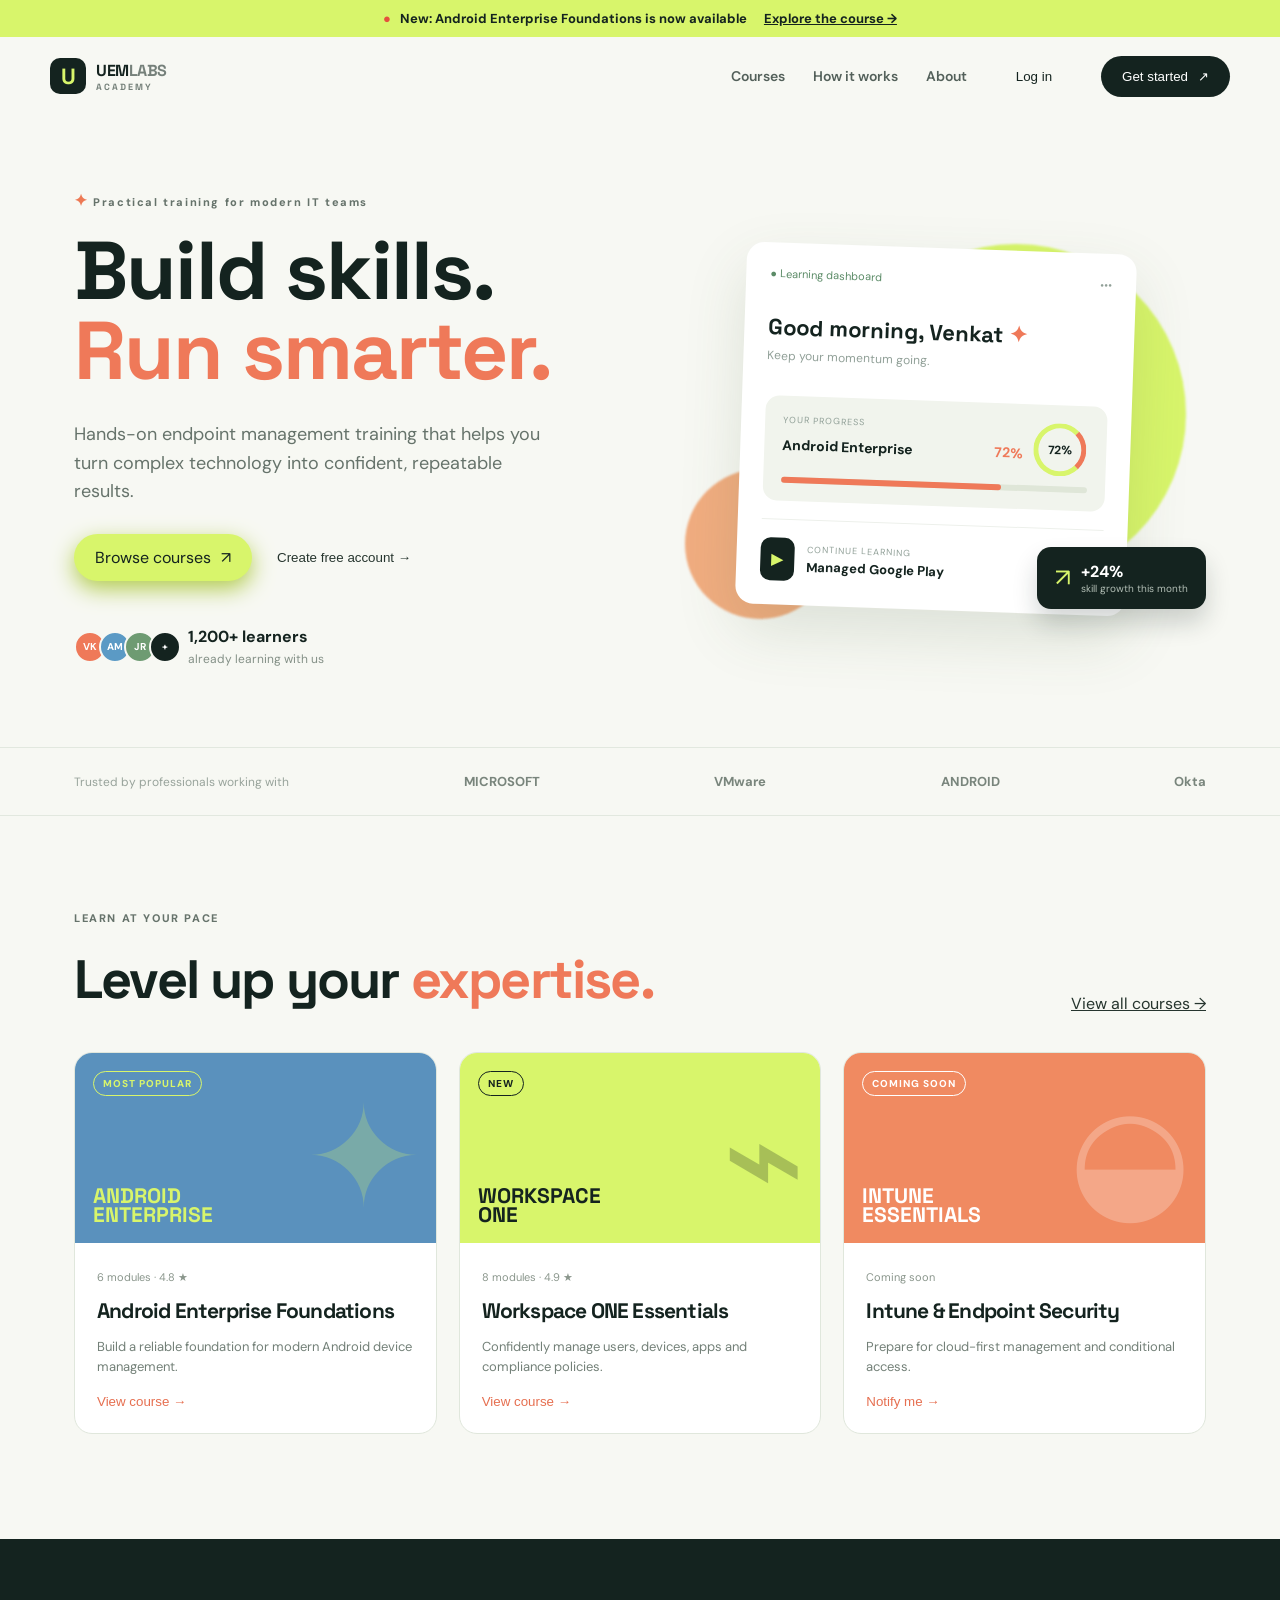
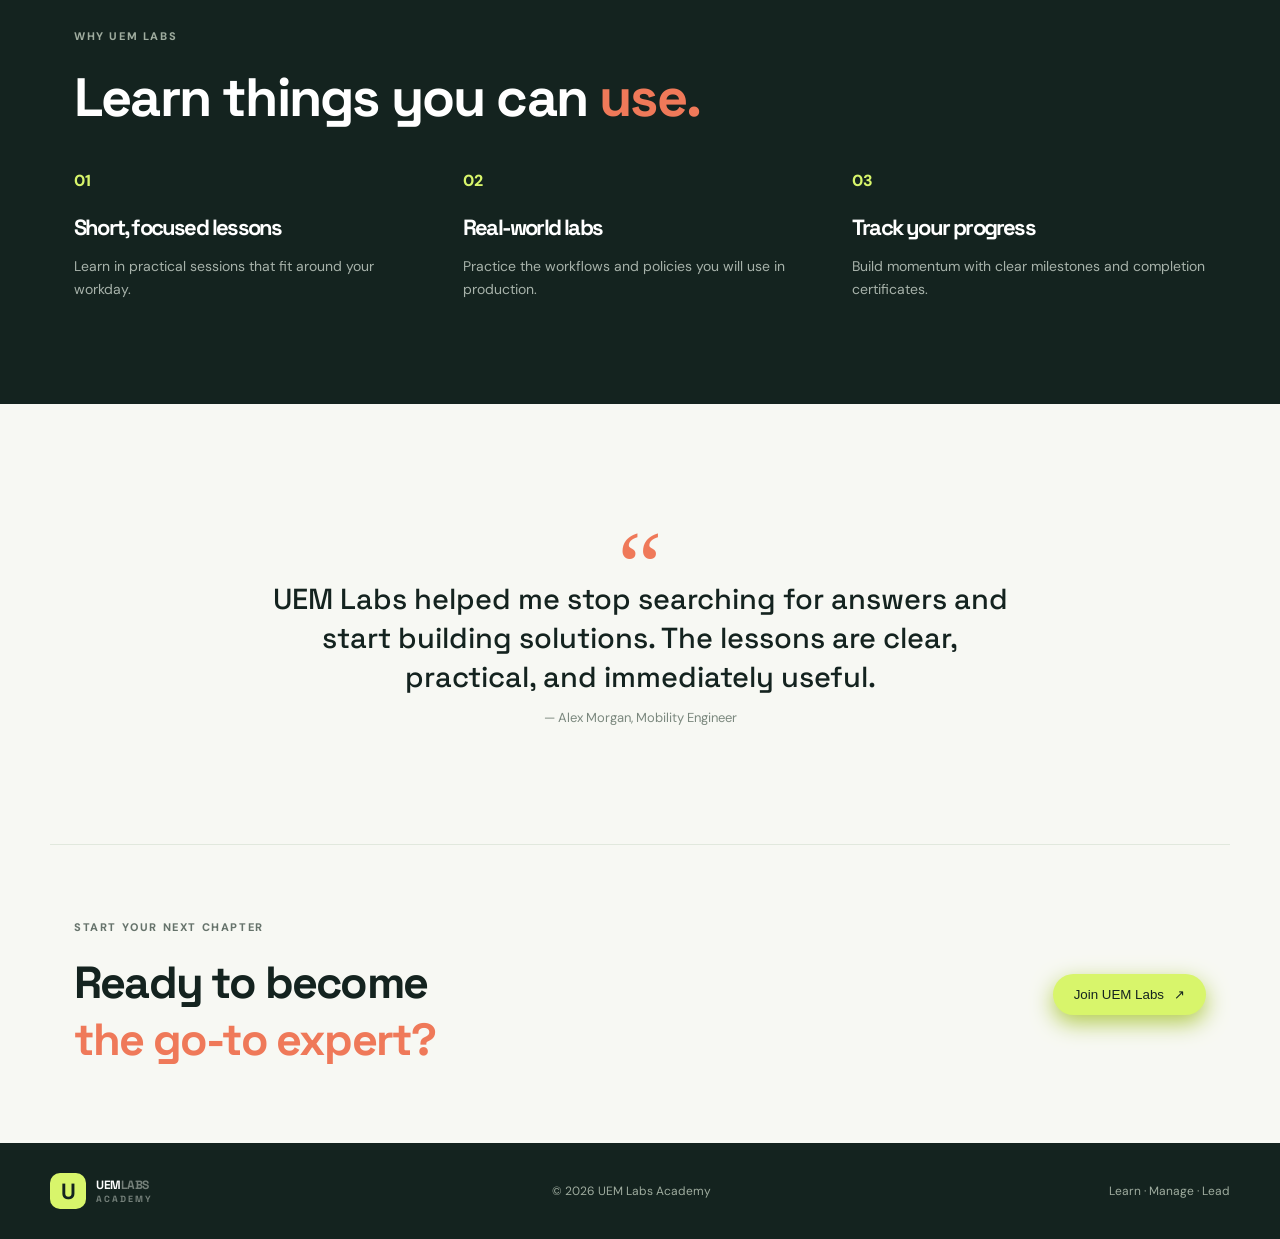
<file: index.html>
<!doctype html>
<html lang="en">
<head>
  <meta charset="UTF-8">
  <meta name="viewport" content="width=device-width, initial-scale=1.0">
  <meta name="description" content="UEM Labs — enterprise mobility and endpoint management training.">
  <title>UEM Labs | Enterprise Academy</title>
  <link rel="preconnect" href="https://fonts.googleapis.com">
  <link rel="preconnect" href="https://fonts.gstatic.com" crossorigin>
  <link href="https://fonts.googleapis.com/css2?family=DM+Sans:wght@400;500;600;700;800&family=Space+Grotesk:wght@500;600;700&display=swap" rel="stylesheet">
  <link rel="stylesheet" href="styles.css">
</head>
<body>
  <div class="announcement"><span>●</span> New: Android Enterprise Foundations is now available <a href="#courses">Explore the course →</a></div>
  <header class="site-header">
    <a class="brand" href="#top"><span class="brand-mark">U</span><span>UEM<span class="brand-muted">LABS</span><b>ACADEMY</b></span></a>
    <button class="menu-toggle" aria-label="Toggle navigation">☰</button>
    <nav class="main-nav">
      <a href="#courses">Courses</a><a href="#how-it-works">How it works</a><a href="#about">About</a>
      <button class="button button-ghost" data-action="login">Log in</button>
      <button class="button button-dark" data-action="signup">Get started <span>↗</span></button>
    </nav>
  </header>
  <main id="top">
    <section class="hero section-shell">
      <div class="hero-copy">
        <div class="eyebrow"><span>✦</span> Practical training for modern IT teams</div>
        <h1>Build skills.<br><em>Run smarter.</em></h1>
        <p class="hero-text">Hands-on endpoint management training that helps you turn complex technology into confident, repeatable results.</p>
        <div class="hero-actions"><a class="button button-accent" href="#courses">Browse courses <span>↗</span></a><button class="text-button" data-action="signup">Create free account <span>→</span></button></div>
        <div class="trust-row"><div class="avatars"><span>VK</span><span>AM</span><span>JR</span><span>+</span></div><div><strong>1,200+ learners</strong><small>already learning with us</small></div></div>
      </div>
      <div class="hero-visual"><div class="blob blob-one"></div><div class="blob blob-two"></div><div class="dashboard-card">
        <div class="card-top"><span class="live-dot">● Learning dashboard</span><span>•••</span></div>
        <div class="welcome">Good morning, Venkat <span>✦</span><small>Keep your momentum going.</small></div>
        <div class="progress-card"><div><small>YOUR PROGRESS</small><strong>Android Enterprise <span>72%</span></strong></div><div class="ring">72%</div><div class="bar"><i></i></div></div>
        <div class="lesson-row"><span class="lesson-icon">▶</span><div><small>CONTINUE LEARNING</small><strong>Managed Google Play</strong></div><span class="arrow">→</span></div>
      </div><div class="floating-stat"><span>↗</span><div><strong>+24%</strong><small>skill growth this month</small></div></div></div>
    </section>
    <section class="logo-strip"><div class="section-shell logo-inner"><span>Trusted by professionals working with</span><b>MICROSOFT</b><b>VMware</b><b>ANDROID</b><b>Okta</b></div></section>
    <section class="section-shell courses-section" id="courses"><div class="section-heading"><div><div class="eyebrow">LEARN AT YOUR PACE</div><h2>Level up your <em>expertise.</em></h2></div><a class="text-button" href="#courses">View all courses <span>→</span></a></div><div class="course-grid">
      <article class="course-card featured"><div class="course-art art-blue"><span class="course-tag">MOST POPULAR</span><div class="art-symbol">✦</div><span class="art-label">ANDROID<br>ENTERPRISE</span></div><div class="course-body"><span class="course-meta">6 modules · 4.8 ★</span><h3>Android Enterprise Foundations</h3><p>Build a reliable foundation for modern Android device management.</p><button class="course-link" data-course="Android Enterprise Foundations">View course →</button></div></article>
      <article class="course-card"><div class="course-art art-lime"><span class="course-tag">NEW</span><div class="art-symbol">⌁</div><span class="art-label">WORKSPACE<br>ONE</span></div><div class="course-body"><span class="course-meta">8 modules · 4.9 ★</span><h3>Workspace ONE Essentials</h3><p>Confidently manage users, devices, apps and compliance policies.</p><button class="course-link" data-course="Workspace ONE Essentials">View course →</button></div></article>
      <article class="course-card"><div class="course-art art-orange"><span class="course-tag">COMING SOON</span><div class="art-symbol">◒</div><span class="art-label">INTUNE<br>ESSENTIALS</span></div><div class="course-body"><span class="course-meta">Coming soon</span><h3>Intune & Endpoint Security</h3><p>Prepare for cloud-first management and conditional access.</p><button class="course-link" data-course="Intune & Endpoint Security">Notify me →</button></div></article>
    </div></section>
    <section class="dark-section" id="how-it-works"><div class="section-shell"><div class="section-heading light"><div><div class="eyebrow">WHY UEM LABS</div><h2>Learn things you can <em>use.</em></h2></div></div><div class="feature-grid"><div><span>01</span><h3>Short, focused lessons</h3><p>Learn in practical sessions that fit around your workday.</p></div><div><span>02</span><h3>Real-world labs</h3><p>Practice the workflows and policies you will use in production.</p></div><div><span>03</span><h3>Track your progress</h3><p>Build momentum with clear milestones and completion certificates.</p></div></div></div></section>
    <section class="section-shell testimonial" id="about"><div class="quote-mark">“</div><blockquote>UEM Labs helped me stop searching for answers and start building solutions. The lessons are clear, practical, and immediately useful.</blockquote><p>— Alex Morgan, Mobility Engineer</p></section>
    <section class="cta section-shell"><div><div class="eyebrow">START YOUR NEXT CHAPTER</div><h2>Ready to become<br><em>the go-to expert?</em></h2></div><button class="button button-accent" data-action="signup">Join UEM Labs <span>↗</span></button></section>
  </main>
  <footer class="site-footer"><div class="brand"><span class="brand-mark">U</span><span>UEM<span class="brand-muted">LABS</span> <b>ACADEMY</b></span></div><span>© 2026 UEM Labs Academy</span><span>Learn · Manage · Lead</span></footer>
  <div class="modal-backdrop" id="modal" aria-hidden="true"><div class="modal"><button class="modal-close" aria-label="Close">×</button><div class="modal-icon">✦</div><h2 id="modal-title">Create your free account</h2><p id="modal-copy">Start learning practical endpoint management skills today.</p><form id="auth-form"><label>Name<input required placeholder="Your name"></label><label>Email<input required type="email" placeholder="you@company.com"></label><button class="button button-accent" type="submit">Continue learning →</button></form></div></div>
  <script src="app.js"></script>
</body>
</html>
</file>
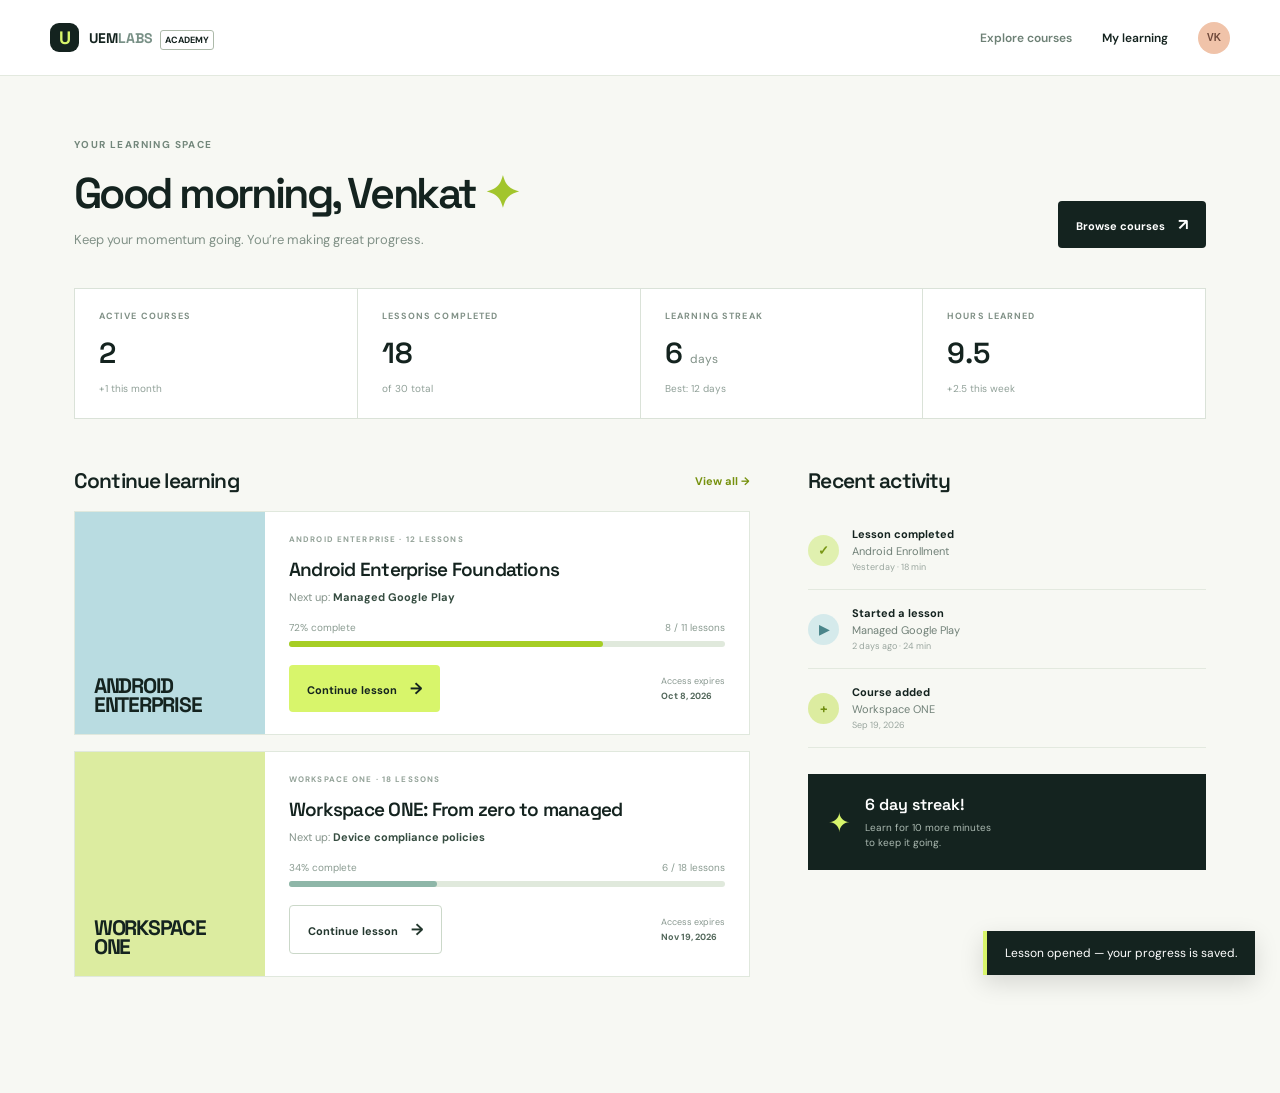
<file: dashboard.html>
<!doctype html>
<html lang="en">
<head>
  <meta charset="UTF-8"><meta name="viewport" content="width=device-width, initial-scale=1.0">
  <title>My learning | UEM Labs Academy</title>
  <link rel="preconnect" href="https://fonts.googleapis.com"><link rel="preconnect" href="https://fonts.gstatic.com" crossorigin>
  <link href="https://fonts.googleapis.com/css2?family=DM+Sans:wght@400;500;600;700&family=Space+Grotesk:wght@500;600;700&display=swap" rel="stylesheet">
  <link rel="stylesheet" href="dashboard.css">
</head>
<body>
  <header class="dash-header"><a class="brand" href="index.html"><span class="brand-mark">U</span><span>UEM<span class="muted">LABS</span> <b>ACADEMY</b></span></a><nav><a href="index.html">Explore courses</a><a class="active" href="dashboard.html">My learning</a><button class="avatar" id="account-button">VK</button></nav></header>
  <main class="dashboard-shell">
    <section class="dash-welcome"><div><div class="eyebrow">YOUR LEARNING SPACE</div><h1>Good morning, Venkat <span>✦</span></h1><p>Keep your momentum going. You’re making great progress.</p></div><button class="button button-dark" id="browse-button">Browse courses <span>↗</span></button></section>
    <section class="stats"><div><small>ACTIVE COURSES</small><strong>2</strong><span>+1 this month</span></div><div><small>LESSONS COMPLETED</small><strong>18</strong><span>of 30 total</span></div><div><small>LEARNING STREAK</small><strong>6 <i>days</i></strong><span>Best: 12 days</span></div><div><small>HOURS LEARNED</small><strong>9.5</strong><span>+2.5 this week</span></div></section>
    <section class="content-grid"><div><div class="section-title"><h2>Continue learning</h2><a href="#courses">View all →</a></div><div class="learning-card"><div class="course-art blue"><span>ANDROID<br>ENTERPRISE</span></div><div class="learning-info"><div class="course-meta">ANDROID ENTERPRISE · 12 LESSONS</div><h3>Android Enterprise Foundations</h3><p>Next up: <strong>Managed Google Play</strong></p><div class="progress-label"><span>72% complete</span><span>8 / 11 lessons</span></div><div class="bar"><i style="width:72%"></i></div><div class="learning-actions"><button class="button button-accent" data-action="lesson">Continue lesson <span>→</span></button><small>Access expires <strong>Oct 8, 2026</strong></small></div></div></div><div class="learning-card second"><div class="course-art lime"><span>WORKSPACE<br>ONE</span></div><div class="learning-info"><div class="course-meta">WORKSPACE ONE · 18 LESSONS</div><h3>Workspace ONE: From zero to managed</h3><p>Next up: <strong>Device compliance policies</strong></p><div class="progress-label"><span>34% complete</span><span>6 / 18 lessons</span></div><div class="bar"><i style="width:34%"></i></div><div class="learning-actions"><button class="button button-outline" data-action="lesson">Continue lesson <span>→</span></button><small>Access expires <strong>Nov 19, 2026</strong></small></div></div></div></div><aside><div class="section-title"><h2>Recent activity</h2></div><div class="activity"><span class="activity-icon green">✓</span><div><strong>Lesson completed</strong><p>Android Enrollment</p><small>Yesterday · 18 min</small></div></div><div class="activity"><span class="activity-icon blue-icon">▶</span><div><strong>Started a lesson</strong><p>Managed Google Play</p><small>2 days ago · 24 min</small></div></div><div class="activity"><span class="activity-icon lime-icon">+</span><div><strong>Course added</strong><p>Workspace ONE</p><small>Sep 19, 2026</small></div></div><div class="streak-box"><span>✦</span><div><strong>6 day streak!</strong><p>Learn for 10 more minutes<br>to keep it going.</p></div></div></aside></section>
  </main>
  <div class="toast" id="toast">Lesson opened — your progress is saved.</div><script src="dashboard.js"></script>
</body>
</html>
</file>
<file: styles.css>
*{box-sizing:border-box}html{scroll-behavior:smooth}body{margin:0;color:#14231f;background:#f7f8f3;font-family:'DM Sans',sans-serif}.announcement{background:#d8f56b;text-align:center;padding:10px 16px;font-size:13px;font-weight:700}.announcement span{color:#e4513d;margin-right:6px}.announcement a{margin-left:14px;color:#14231f}.site-header{height:78px;display:flex;align-items:center;justify-content:space-between;padding:0 max(24px,calc((100% - 1180px)/2));background:#f7f8f3}.brand{display:flex;align-items:center;gap:10px;text-decoration:none;color:#14231f;font-family:'Space Grotesk';font-weight:700;letter-spacing:-.5px}.brand b{display:block;color:#75807a;font-size:9px;letter-spacing:2px}.brand-muted{color:#75807a}.brand-mark{display:grid;place-items:center;background:#14231f;color:#d8f56b;border-radius:10px;width:36px;height:36px;font-size:22px}.main-nav{display:flex;align-items:center;gap:28px}.main-nav a{color:#53605a;text-decoration:none;font-size:14px;font-weight:600}.button{border:0;border-radius:999px;padding:13px 21px;font:700 14px inherit;cursor:pointer;text-decoration:none;display:inline-flex;gap:10px;align-items:center;justify-content:center}.button-dark{background:#14231f;color:#fff}.button-ghost{background:transparent;color:#14231f}.button-accent{background:#d8f56b;color:#14231f;box-shadow:0 8px 22px #b3cc50}.menu-toggle{display:none;border:0;background:none;font-size:24px}.section-shell{max-width:1180px;margin:auto;padding-left:24px;padding-right:24px}.hero{min-height:570px;padding-top:75px;padding-bottom:80px;display:grid;grid-template-columns:1fr 1fr;align-items:center;gap:50px}.eyebrow{font-size:11px;letter-spacing:1.6px;font-weight:800;color:#66736b;margin-bottom:20px}.eyebrow span{color:#ed7954;font-size:16px}h1,h2,h3{font-family:'Space Grotesk';margin:0;letter-spacing:-1.8px}h1{font-size:clamp(50px,7vw,82px);line-height:.98}em{font-style:normal;color:#ef7959}.hero-text{font-size:18px;line-height:1.6;color:#66736b;max-width:470px;margin:28px 0}.hero-actions{display:flex;align-items:center;gap:25px}.text-button{border:0;background:none;padding:0;font:700 14px inherit;color:#26352e;cursor:pointer}.trust-row{display:flex;align-items:center;gap:14px;margin-top:45px}.trust-row strong,.trust-row small{display:block}.trust-row small{color:#849087;font-size:12px;margin-top:4px}.avatars{display:flex}.avatars span{display:grid;place-items:center;width:32px;height:32px;margin-right:-7px;border:2px solid #f7f8f3;border-radius:50%;background:#ef7959;color:white;font-size:10px;font-weight:700}.avatars span:nth-child(2){background:#5b9ac5}.avatars span:nth-child(3){background:#6e9b72}.avatars span:nth-child(4){background:#14231f}.hero-visual{position:relative;min-height:410px;display:grid;place-items:center}.blob{position:absolute;border-radius:50%;filter:blur(1px)}.blob-one{width:340px;height:340px;background:#d8f56b;top:20px;right:20px}.blob-two{width:150px;height:150px;background:#f1ad80;bottom:15px;left:20px}.dashboard-card{position:relative;z-index:1;background:#fff;border-radius:18px;width:min(390px,90%);padding:24px;box-shadow:0 25px 60px #42603525;transform:rotate(2deg)}.card-top{display:flex;justify-content:space-between;color:#91a098;font-size:11px}.live-dot{color:#5b8b67}.welcome{font:700 22px 'Space Grotesk';margin:32px 0}.welcome span{color:#ef7959}.welcome small{display:block;color:#91a098;font:400 12px 'DM Sans';margin-top:7px}.progress-card{background:#f1f4ed;border-radius:14px;padding:18px;display:grid;grid-template-columns:1fr 55px;gap:10px}.progress-card small,.lesson-row small{display:block;color:#91a098;font-size:9px;letter-spacing:1px}.progress-card strong{display:block;margin-top:10px;font-size:14px}.progress-card strong span{color:#ef7959;float:right}.ring{border:5px solid #d8f56b;border-right-color:#ef7959;border-radius:50%;display:grid;place-items:center;height:53px;width:53px;font-size:12px;font-weight:700}.bar{grid-column:1/-1;height:6px;background:#dfe6d8;border-radius:4px}.bar i{display:block;width:72%;height:100%;background:#ef7959;border-radius:4px}.lesson-row{display:flex;align-items:center;gap:12px;border-top:1px solid #edf0eb;margin-top:18px;padding-top:18px}.lesson-row strong{font-size:13px}.lesson-icon{background:#14231f;color:#d8f56b;padding:11px;border-radius:10px}.arrow{margin-left:auto;font-size:20px}.floating-stat{position:absolute;z-index:2;bottom:25px;right:0;background:#14231f;color:#fff;border-radius:14px;padding:14px 18px;display:flex;gap:10px;align-items:center;box-shadow:0 14px 25px #14231f30}.floating-stat>span{font-size:25px;color:#d8f56b}.floating-stat strong,.floating-stat small{display:block}.floating-stat small{font-size:10px;color:#b2beb5}.logo-strip{border-top:1px solid #e2e8df;border-bottom:1px solid #e2e8df;padding:25px 0}.logo-inner{display:flex;align-items:center;justify-content:space-between;color:#98a39b;font-size:12px;gap:20px}.logo-inner b{font-size:13px;color:#79857c}.courses-section{padding-top:95px;padding-bottom:105px}.section-heading{display:flex;justify-content:space-between;align-items:end;margin-bottom:38px}.section-heading h2{font-size:clamp(34px,5vw,54px)}.course-grid{display:grid;grid-template-columns:repeat(3,1fr);gap:22px}.course-card{background:#fff;border:1px solid #e0e7dc;border-radius:18px;overflow:hidden;transition:.25s}.course-card:hover{transform:translateY(-5px);box-shadow:0 16px 30px #24351e16}.course-art{height:190px;padding:18px;position:relative;overflow:hidden}.art-blue{background:#5a91bd;color:#d8f56b}.art-lime{background:#d8f56b;color:#14231f}.art-orange{background:#f08a61;color:#fff}.course-tag{font-size:10px;border:1px solid currentColor;border-radius:20px;padding:5px 9px;letter-spacing:1px;font-weight:800}.art-symbol{position:absolute;font-size:140px;line-height:1;right:14px;top:35px;opacity:.25}.art-label{position:absolute;bottom:18px;left:18px;font:700 21px 'Space Grotesk';line-height:.9}.course-body{padding:22px}.course-meta{font-size:11px;color:#8a968c}.course-body h3{font-size:21px;letter-spacing:-.8px;margin:11px 0}.course-body p{color:#738078;font-size:13px;line-height:1.5;min-height:40px}.course-link{border:0;background:none;padding:0;color:#e66f50;font:700 13px inherit;cursor:pointer}.dark-section{background:#14231f;color:#fff;padding:90px 0}.light .eyebrow{color:#9fac9f}.light h2{color:#fff}.feature-grid{display:grid;grid-template-columns:repeat(3,1fr);gap:35px}.feature-grid span{color:#d8f56b;font-weight:800}.feature-grid h3{font-size:22px;margin:22px 0 10px}.feature-grid p{color:#a7b2aa;line-height:1.6;font-size:14px}.testimonial{text-align:center;padding-top:105px;padding-bottom:105px;max-width:800px}.quote-mark{font:100px Georgia;color:#ef7959;height:70px}.testimonial blockquote{font:500 29px/1.35 'Space Grotesk';margin:0}.testimonial p{color:#7b887e;font-size:13px}.cta{border-top:1px solid #e1e8dd;padding-top:75px;padding-bottom:75px;display:flex;align-items:center;justify-content:space-between}.cta h2{font-size:45px}.site-footer{background:#14231f;color:#9fac9f;padding:30px max(24px,calc((100% - 1180px)/2));display:flex;justify-content:space-between;align-items:center;font-size:12px}.site-footer .brand{color:#fff}.site-footer .brand-mark{background:#d8f56b;color:#14231f}.modal-backdrop{position:fixed;inset:0;background:#14231fcc;display:none;place-items:center;padding:20px;z-index:5}.modal-backdrop.open{display:grid}.modal{background:#fff;border-radius:20px;padding:35px;width:min(420px,100%);position:relative}.modal-close{position:absolute;right:18px;top:12px;border:0;background:none;font-size:28px;color:#849087;cursor:pointer}.modal-icon{font-size:35px;color:#ef7959}.modal h2{font-size:30px;margin:10px 0}.modal p{color:#738078;font-size:14px}.modal label{display:block;font-size:12px;font-weight:700;margin:18px 0}.modal input{display:block;width:100%;margin-top:7px;padding:13px;border:1px solid #dfe6dc;border-radius:9px;font:inherit}.modal form .button{width:100%;margin-top:8px}
@media(max-width:760px){.main-nav{display:none;position:absolute;top:125px;left:0;right:0;background:#f7f8f3;padding:20px 24px;flex-direction:column;align-items:stretch;border-bottom:1px solid #dfe6dc}.main-nav.open{display:flex}.menu-toggle{display:block}.hero{grid-template-columns:1fr;padding-top:55px}.hero-visual{min-height:350px}.logo-inner{flex-wrap:wrap;justify-content:center}.logo-inner span{width:100%;text-align:center}.course-grid,.feature-grid{grid-template-columns:1fr}.section-heading,.cta{align-items:flex-start;flex-direction:column;gap:22px}.cta h2{font-size:36px}.site-footer{flex-direction:column;gap:16px;text-align:center}.floating-stat{right:0}.hero-actions{flex-wrap:wrap}}
</file>
<file: dashboard.css>
*{box-sizing:border-box}body{margin:0;background:#f7f8f3;color:#14231f;font-family:'DM Sans',sans-serif}.dash-header{height:76px;background:#fff;border-bottom:1px solid #e3e9df;display:flex;align-items:center;justify-content:space-between;padding:0 max(24px,calc((100% - 1180px)/2))}.brand{display:flex;align-items:center;gap:10px;color:#14231f;text-decoration:none;font:700 14px 'Space Grotesk'}.brand-mark{width:29px;height:29px;border-radius:9px;background:#14231f;color:#d8f56b;display:grid;place-items:center;font-size:18px}.muted{color:#789086}.brand b{font:700 9px 'DM Sans';border:1px solid #adbaaa;border-radius:3px;padding:3px 4px;margin-left:4px}.dash-header nav{display:flex;align-items:center;gap:30px;font-size:12px;font-weight:600}.dash-header nav a{color:#6d8075;text-decoration:none}.dash-header nav a.active{color:#14231f}.avatar{width:32px;height:32px;border:0;border-radius:50%;background:#f0c3a9;color:#6f493b;font-size:10px;font-weight:700}.dashboard-shell{max-width:1180px;margin:auto;padding:62px 24px 100px}.dash-welcome{display:flex;justify-content:space-between;align-items:end;margin-bottom:40px}.eyebrow,.course-meta{font-size:10px;letter-spacing:.14em;color:#73877b;font-weight:700}.eyebrow{margin-bottom:15px}.dash-welcome h1{font:600 43px 'Space Grotesk';letter-spacing:-.06em;margin:0}.dash-welcome h1 span{color:#a2c52c}.dash-welcome p{font-size:13px;color:#819187;margin:10px 0 0}.button{border:0;border-radius:4px;padding:13px 18px;font:700 11px 'DM Sans';cursor:pointer;transition:.2s}.button:hover{transform:translateY(-2px)}.button span{font-size:16px;margin-left:10px}.button-dark{background:#14231f;color:#fff}.button-accent{background:#d8f56b;color:#14231f}.button-outline{background:#fff;border:1px solid #cbd8c9;color:#23372e}.stats{display:grid;grid-template-columns:repeat(4,1fr);gap:1px;background:#dae2d8;border:1px solid #dae2d8;margin-bottom:48px}.stats>div{background:#fff;padding:21px 24px}.stats small{display:block;color:#819187;font-size:9px;font-weight:700;letter-spacing:.12em}.stats strong{display:block;font:600 29px 'Space Grotesk';margin:12px 0 5px}.stats strong i{font:400 12px 'DM Sans';color:#809187}.stats span{font-size:10px;color:#90a098}.content-grid{display:grid;grid-template-columns:1.7fr 1fr;gap:58px}.section-title{display:flex;align-items:center;justify-content:space-between;margin-bottom:17px}.section-title h2{font:600 21px 'Space Grotesk';letter-spacing:-.04em;margin:0}.section-title a{color:#76910e;font-size:11px;font-weight:700;text-decoration:none}.learning-card{background:#fff;border:1px solid #e0e8dd;display:flex;margin-bottom:16px;min-height:208px}.course-art{width:190px;flex:0 0 190px;display:flex;align-items:end;padding:19px;font:700 21px/.9 'Space Grotesk';letter-spacing:-.06em}.course-art.blue{background:#b9dce1}.course-art.lime{background:#dceca0}.learning-info{padding:22px 24px;flex:1}.course-meta{font-size:8px;color:#93a298}.learning-info h3{font:600 19px 'Space Grotesk';letter-spacing:-.04em;margin:13px 0 8px}.learning-info p{font-size:11px;color:#84938a;margin:0 0 17px}.learning-info p strong{color:#364d41}.progress-label{display:flex;justify-content:space-between;color:#8a9b91;font-size:10px;margin-bottom:7px}.bar{height:6px;background:#e0e9dc;border-radius:10px}.bar i{display:block;height:100%;border-radius:10px;background:#a6ce24}.learning-actions{display:flex;align-items:center;justify-content:space-between;margin-top:18px}.learning-actions small{color:#899890;font-size:9px}.learning-actions small strong{display:block;color:#52675a;margin-top:3px}.second .bar i{background:#8eb6a8}.activity{display:flex;align-items:center;gap:13px;padding:16px 0;border-bottom:1px solid #e3e9df}.activity-icon{width:31px;height:31px;border-radius:50%;display:grid;place-items:center;font-weight:700;font-size:13px}.green{background:#e0f0af;color:#789614}.blue-icon{background:#d5eaeb;color:#4a858a}.lime-icon{background:#dceca0;color:#718d11}.activity strong,.activity p,.activity small{display:block}.activity strong{font-size:11px}.activity p{font-size:11px;margin:3px 0;color:#718178}.activity small{font-size:9px;color:#9aa69f}.streak-box{display:flex;gap:14px;align-items:center;background:#14231f;color:white;padding:20px;margin-top:26px}.streak-box>span{color:#d8f56b;font-size:27px}.streak-box strong{font:600 16px 'Space Grotesk'}.streak-box p{font-size:10px;line-height:1.5;color:#aab8b0;margin:5px 0 0}.toast{position:fixed;bottom:25px;right:25px;background:#14231f;color:#fff;padding:14px 18px;font-size:12px;border-left:4px solid #d8f56b;transform:translateY(100px);transition:.3s;box-shadow:0 8px 25px #0002}.toast.show{transform:translateY(0)}@media(max-width:800px){.content-grid{grid-template-columns:1fr}.stats{grid-template-columns:repeat(2,1fr)}.dash-welcome{align-items:start;gap:25px;flex-direction:column}}@media(max-width:560px){.dash-header nav a{display:none}.dashboard-shell{padding-top:40px}.dash-welcome h1{font-size:34px}.learning-card{display:block}.course-art{width:100%;height:125px}.learning-info{padding:19px}.learning-actions{align-items:start;gap:13px;flex-direction:column}.stats>div{padding:17px 14px}}
</file>
